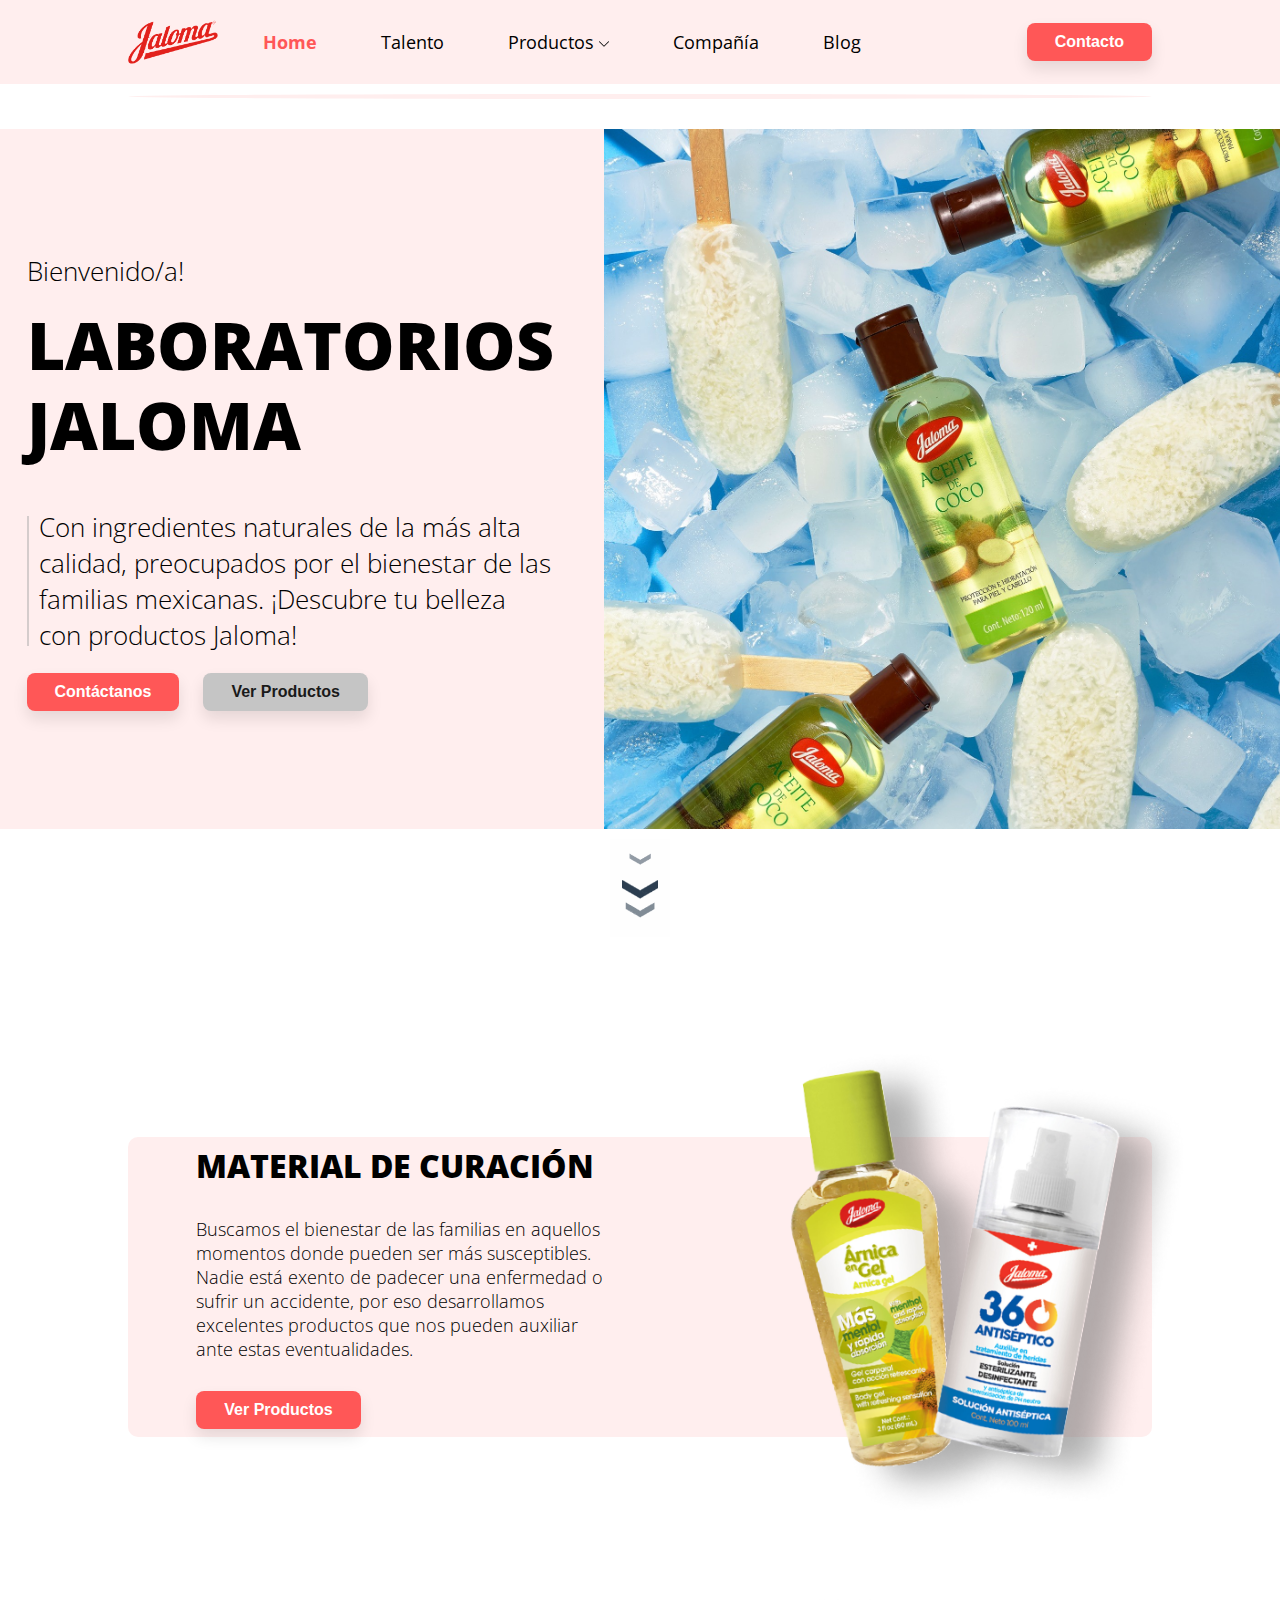
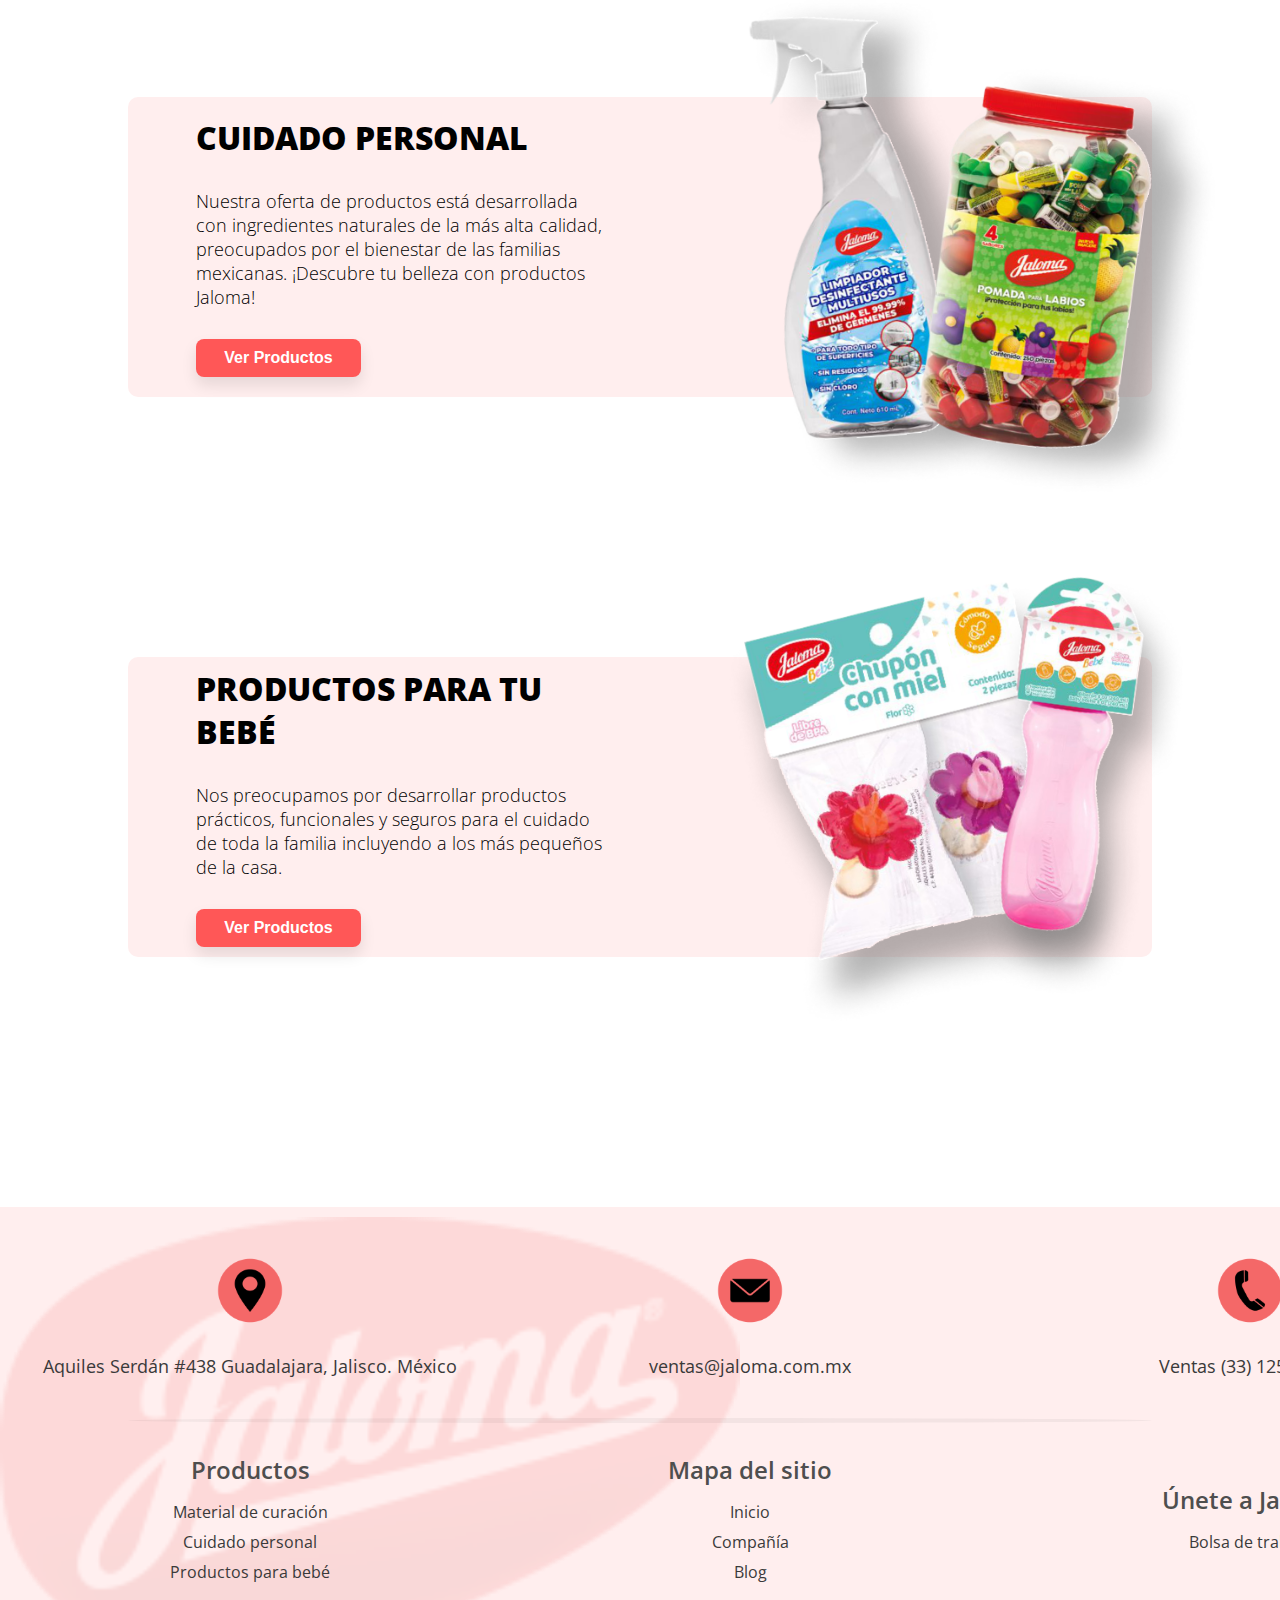
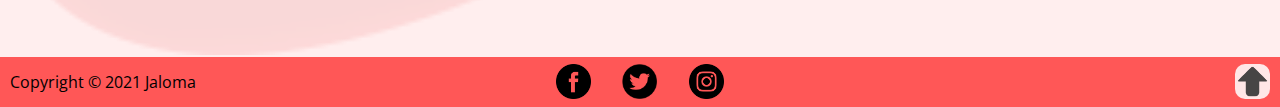
<file: index.html>
<!DOCTYPE html>
<html lang="es">

<head>
    <link rel="stylesheet" href="assets/css/main.css">
    <meta charset="UTF-8">
    <meta http-equiv="X-UA-Compatible" content="IE=edge">
    <meta name="viewport" content="width=device-width, initial-scale=1.0">
    <title>Jaloma - Laboratorios Jaloma</title>
</head>

<body>

    <!-- NAVIGATION BAR -->
    <div class="navbar-container">
        <div class="navbar">
            <img class="navbar-logo" src="assets/img/jaloma-logo.png" alt="">
            <ul class="navbar-links">
                <li class="navbar-item active"><a href="#">Home</a></li>
                <li class="navbar-item"><a href="https://talent.jaloma.com.mx:8084/BolsaTrabajoPrime/Candidato/login" target="_blank">Talento</a></li>
                <li class="navbar-item"><a href="assets/pages/productos.html">Productos<img src="assets/img/arrow_down.svg" alt=""></a></li>
                <li class="navbar-item"><a href="http://www.jaloma.com.mx/nosotros" target="_blank">Compañía</a></li>
                <li class="navbar-item"><a href="http://www.jaloma.com.mx/category/blog" target="_blank">Blog</a></li>
            </ul>
            <a class="navbar-cont" href="http://www.jaloma.com.mx/contacto/" target="_blank"><button class="btn-cont">Contacto</button></a>
        </div>
    </div>
    <div class="bar-01"></div>



    <!-- HERO SECTION -->
    <div class="hero-container">
        <div class="hero">
            <div class="left">
                <h2>Bienvenido/a!</h2>
                <h1>Laboratorios</h1>
                <h1>Jaloma</h1>
                <div class="left-desc">
                    <div class="left-line"></div>
                    <h2>Con ingredientes naturales de la más alta calidad, preocupados por el bienestar de las familias
                        mexicanas. ¡Descubre tu belleza con productos Jaloma!</h2>
                </div>
                <div class="left-links">
                    <a class="left-btn" href="http://www.jaloma.com.mx/contacto/" target="_blank"><button class="btn-cont">Contáctanos</button></a>
                    <a class="left-btn" href="assets/pages/productos.html"><button id="btn-prod" class="btn-prod">Ver Productos</button></a>
                </div>
            </div>
            <div class="right">
                <img class="right-img" src="assets/img/jaloma-img1.jpg" alt="">
            </div>
        </div>
    </div>

    <!-- GIF SCROLL DOWN -->
    <div class="scroll">
        <img src="assets/img/scroll.gif" alt="">
    </div>

    <!-- BANNERS CATEGORIAS PRODUCTOS -->
    <div class="banner-container">
        <div class="banner">
            <div class="banner-left">
                <h1>Material de curación</h1>
                <h2>Buscamos el bienestar de las familias en aquellos momentos donde pueden ser más susceptibles. Nadie
                    está exento de padecer una enfermedad o sufrir un accidente, por eso desarrollamos excelentes
                    productos que nos pueden auxiliar ante estas eventualidades.
                </h2>
                <a class="left-btn" href="assets/pages/productos_materialDeCuracion.html"><button class="btn-cont">Ver Productos</button></a>
            </div>
            <div class="banner-right">
                <img src="assets/img/materialcuracion.png" alt="">
            </div>
        </div>
    </div>

    <div class="banner-container">
        <div class="banner">
            <div class="banner-left">
                <h1>Cuidado personal</h1>
                <h2>Nuestra oferta de productos está desarrollada con ingredientes naturales de la más alta calidad,
                    preocupados por el bienestar de las familias mexicanas. ¡Descubre tu belleza con productos Jaloma!
                </h2>
                <a class="left-btn" href="assets/pages/productos_cuidadoPersonal.html"><button class="btn-cont">Ver Productos</button></a>
            </div>
            <div class="banner-right">
                <img src="assets/img/cuidadopersonal.png" alt="">
            </div>
        </div>
    </div>

    <div class="banner-container">
        <div class="banner">
            <div class="banner-left">
                <h1>Productos para tu bebé</h1>
                <h2>Nos preocupamos por desarrollar productos prácticos, funcionales y seguros para el cuidado de toda
                    la familia incluyendo a los más pequeños de la casa.
                </h2>
                <a class="left-btn" href="assets/pages/productos_bebes.html"><button class="btn-cont">Ver Productos</button></a>
            </div>
            <div class="banner-right">
                <img src="assets/img/productobebe.png" alt="">
            </div>
        </div>
    </div>

    <!-- FOOTER -->
    <div class="footer-container">
        <div class="top-footer">
            <div class="footer-bg">
                <img src="assets/img/jaloma.png" alt="jaloma fondo">
            </div>
            <div class="section1-footer">
                <div class="section1-info">
                    <img src="assets/img/address_icon.png" alt="">
                    <p>Aquiles Serdán #438 Guadalajara, Jalisco. México</p>
                </div>
                <div class="section1-info">
                    <img src="assets/img/email_icon.png" alt="">
                    <p>ventas@jaloma.com.mx</p>
                </div>
                <div class="section1-info">
                    <img src="assets/img/phone_icon.png" alt="">
                    <p>Ventas (33) 1253 3400</p>
                </div>
            </div>
            <div class="bar-02"></div>
            <div class="section2-footer">
                <div class="section2-menu">
                    <p>Productos</p>
                    <ul>
                        <li class="menu-item"><a href="assets/pages/productos_materialDeCuracion.html">Material de curación</a></li>
                        <li class="menu-item"><a href="assets/pages/productos_cuidadoPersonal.html">Cuidado personal</a></li>
                        <li class="menu-item"><a href="assets/pages/productos_bebes.html">Productos para bebé</a></li>
                    </ul>
                </div>
                <div class="section2-menu">
                    <p>Mapa del sitio</p>
                    <ul>
                        <li class="menu-item"><a href="index.html">Inicio</a></li>
                        <li class="menu-item"><a href="http://www.jaloma.com.mx/nosotros/" target="_blank">Compañía</a></li>
                        <li class="menu-item"><a href="http://www.jaloma.com.mx/category/blog/" target="_blank">Blog</a></li>
                    </ul>
                </div>
                <div class="section2-menu">
                    <p>Únete a Jaloma</p>
                    <ul>
                        <li class="menu-item"><a href="https://talent.jaloma.com.mx:8084/BolsaTrabajoPrime/Candidato/login" target="_blank">Bolsa de trabajo</a></li>
                    </ul>
                </div>
            </div>
        </div>

        <div class="bottom-footer">
            <div class="left-section">
                <p>Copyright © 2021 Jaloma</p>
            </div>
            <div class="mid-section">
                <div class="social-link">
                    <a href="https://www.facebook.com/LaboratoriosJaloma/" target="_blank"><img src="assets/img/facebook_icon.png" alt=""></a>
                </div>
                <div class="social-link">
                    <a href="https://twitter.com/JalomaMx" target="_blank"><img src="assets/img/twitter_icon.png" alt=""></a>
                </div>
                <div class="social-link">
                    <a href="https://www.instagram.com/jalomamx/" target="_blank"><img src="assets/img/instagram_icon.png" alt=""></a>
                </div>                            
            </div>
            <div class="right-section">
                <div class="goup-button">
                    <a href=""><img src="assets/img/arrow_up.png" alt="up button"></a>
                </div>
            </div>
        </div>
    </div>

</body>

</html>
</file>
<file: assets/css/main.css>
@import url('https://fonts.googleapis.com/css2?family=Open+Sans:wght@400;700&display=swap');

:root{
    --primary-color: #FFEEEE;
    --accent-color: #ff5757;
}

*, *::before, *::after{
    box-sizing: border-box;
    margin: 0;
    padding: 0;
}

body{
    font-family: 'Open Sans', sans-serif;
}

h1{
    font-size: 66px;
    text-transform: uppercase;
    font-weight: 900;
}

h2{
    font-size: 26px;
    font-weight: 100;
}

.navbar-container{
    background-color: var(--primary-color);
    width: 100%;
}

.navbar{
    display: flex;
    justify-content: flex-start;
    align-items: center;
    width: 80%;
    margin: 0 auto;
}

.navbar-logo{
    cursor: pointer;
    width: 90px;
    margin: 20px 15px 20px 0; 
}

.navbar-links{
    list-style: none;
}

.navbar-item, .navbar-item a, .btn_cont{
    font-family: 'Open Sans', sans-serif;
    font-size: 18px;
    text-decoration: none;
    color: #000000;
}

.navbar-item{
    display: inline-block;
    margin: 0 30px;
}

.navbar-item a{
    transition: all 0.3s ease 0s;
}

.navbar-item a:hover{
    color: var(--accent-color);
}

.navbar-item > a > img{
    width: 10px;
    margin-left: 5px;
} 

.navbar .navbar-links > .active > a{
    color: var(--accent-color);
    font-weight: 700;
}

.navbar-cont{
    margin-left: auto;
}

.btn-cont{
    padding: 10px 28px;
    font-size: 16px;
    color: #ffffff;
    font-weight: 700;
    background-color: var(--accent-color);
    border: none;
    border-radius: 8px;
    cursor: pointer;
    box-shadow: 0px 8px 15px rgba(0, 0, 0, 0.1);
    transition: all 0.3s ease 0s;
}

.btn-cont:hover{
    background-color: #f78282;
    box-shadow: 0px 10px 15px #f7828263;
}

.bar-01{
    width: 80%;
    height: 5px;
    border-radius: 100%;
    background-color: var(--primary-color);
    margin: 10px auto 0 auto;
}

/* HERO SECTION */

.hero-container{
    background-color: var(--primary-color);
    width: 100%;
    height: 700px;
    margin-top: 30px;
    
}

.hero{
    display: flex;
    justify-content: center;
    align-items: center;
    width: 80%;
    margin: 0 auto;
}

.left{
    width: 800px;
    height: 600px;
    margin: auto 50px;
    display: flex;
    flex-direction: column;
    justify-content: center;
}

.left h1{
    margin-top: -10px;
}

.left h2{
    margin-bottom: 20px;
}

.left-desc{
    display: flex;
    justify-content: center;
    align-items: center;
    margin-top: 40px;
    margin-bottom: 20px;
}

.left-desc h2{
    margin: 0;
}

.left-line{
    width: 8px;
    height: 130px;
    background-color: #a3a3a375;
    margin-right: 10px;
}

.left-links{

}

.left-btn{

}

.btn-prod{
    padding: 10px 28px;
    font-size: 16px;
    color: #1a1a1a;
    font-weight: 700;
    background-color: #c5c5c5;
    border: none;
    margin-left: 20px;
    border-radius: 8px;
    cursor: pointer;
    box-shadow: 0px 8px 15px rgba(0, 0, 0, 0.1);
    transition: all 0.3s ease 0s;
}

.btn-prod:hover{
    background-color: #d1d1d1;
    box-shadow: 0px 10px 15px #f7828263;
}

.right{

}

.right-img{
    width: 700px;
    height: 700px;
}

/* SCROLL */
.scroll{
    display: flex;
    justify-content: center;
    margin-top: 10px;
    margin-bottom: 200px;
}

.scroll img{
    width: 60px;
    margin: auto auto;
}

/* BANNERS */
.banner-container{
    width: 80%;
    height: 500px;
    margin: 60px auto 20px;
}

.banner{
    background-color: var(--primary-color);
    width: 100%;
    height: 300px;
    border-radius: 10px;
    display: flex;
    justify-content: space-evenly;
    align-items: center;
    
}

.banner-left{
    width: 40%;
}

.banner-left h1{
    font-size: 32px;
    margin-bottom: 30px;
}

.banner-left h2{
    font-size: 18px;
    margin-bottom: 30px;
}

.banner-right{
    width: 40%;
}

.banner-right img{
    width: 600px;
}

/* FOOTER */
.footer-container{
    width: 100%;
    height: 500px;
    margin-top: 50px;
    position: relative;
}

.top-footer{
    background-color: var(--primary-color);
    width: 100%;
    height: 90%;
    z-index: 99999;
}

.section1-footer{
    display: flex;
    justify-content: space-evenly;
    align-items: center;
}

.section1-info{
    display: flex;
    flex-direction: column;
    justify-content: center;
    align-items: center;
    z-index: 99999;
}

.section1-info img{
    width: 90px;
    margin-top: 50px;
}

.section1-info p{
    min-width: 500px;
    margin-top: 30px;
    font-size: 18px;
    text-align: center;
    color: #3a3a3a;
}

.bar-02{
    width: 80%;
    height: 5px;
    border-radius: 100%;
    background-color: #F3E3E3;
    margin: 40px auto 0 auto;
    z-index: 99999;
}

.section2-footer{
    display: flex;
    justify-content: space-evenly;
    align-items: center;
    
}

.section2-menu{
    min-width: 500px;
    text-align: center;
    z-index: 99999;
}

.section2-menu p{
    font-size: 24px;
    color: #4e4e4e;
    font-weight: 600;
    margin-top: 30px;
}

.section2-menu ul{
    margin-top: 15px;
}

.menu-item{
    text-decoration: none;
    list-style: none;
    margin-top: 8px;
}

.menu-item a{
    text-decoration: none;
    color: #3a3a3a;
    transition: all 0.3s ease 0s;
}

.menu-item a:hover{
    color: #757575;
}

.bottom-footer{
    background-color: var(--accent-color);
    width: 100%;
    height: 10%;

    display: flex;
    justify-content: space-between;
    align-items: center;
}

.left-section{
    min-width: 200px;
    margin-left: 10px;
}

.mid-section{
    display: flex;
    justify-content: space-around;
    align-items: center;
    min-width: 200px;
}

.social-link{
    width: 35px;
    height: 35px;
    text-align: center;
}

.mid-section img{
    width:100%;
}

.right-section{
    min-width: 200px;
    margin-right: 10px;
}

.goup-button{
    background-color: #FFE7E7;
    width: 35px;
    height: 35px;
    border-radius: 10px;
    margin-left: auto;
}

.goup-button:hover{
    box-shadow: 0px 8px 15px rgba(0, 0, 0, 0.11);
}

.goup-button img{
    width: 100%;
    opacity: 0.9;
}

/* PAGINA PRODUCTOS */
.nav-link{
    color: black;
}
.nav-link:hover{
    color: #ff5757;
    background-color: rgb(255, 218, 209);
}
#navegacion{
    background-color:#f0dddd;
    margin-top: 30px;
}
.li-navegacion{
    margin: auto 2% auto 2%;
    background-color:#FFEEEE;
}
.buscar{
    margin: auto 4% auto 4%;
    width: 25%;
}
.imagen-producto {
    height: 100%;
    width: 100%;
    object-fit: contain;
}
.productos {
    height:200px;
}
.boton-buscar{
    width: 100%;
    height: 32px;
}
.lupa-buscar{
    position:absolute;
    bottom:2px;
    right:5px;
    width:24px;
    height:24px;
    margin: 4px 2px 2px 2px;
}
#input_container {
    position:relative;
    padding:0 0 0 20px;
    margin:0 20px; 
    width: 100%;
}
.container-productos{
    background-color: rgb(235, 235, 235);
    margin-top: 50px;
}

.card-producto{
    margin-top: 25px;
    cursor: pointer;
}

.footer-bg{
    position: absolute;
    top: 10px;
    left: 0;
}

.footer-bg > img{
    width: 740px;
    opacity: 0.1;
}
</file>
